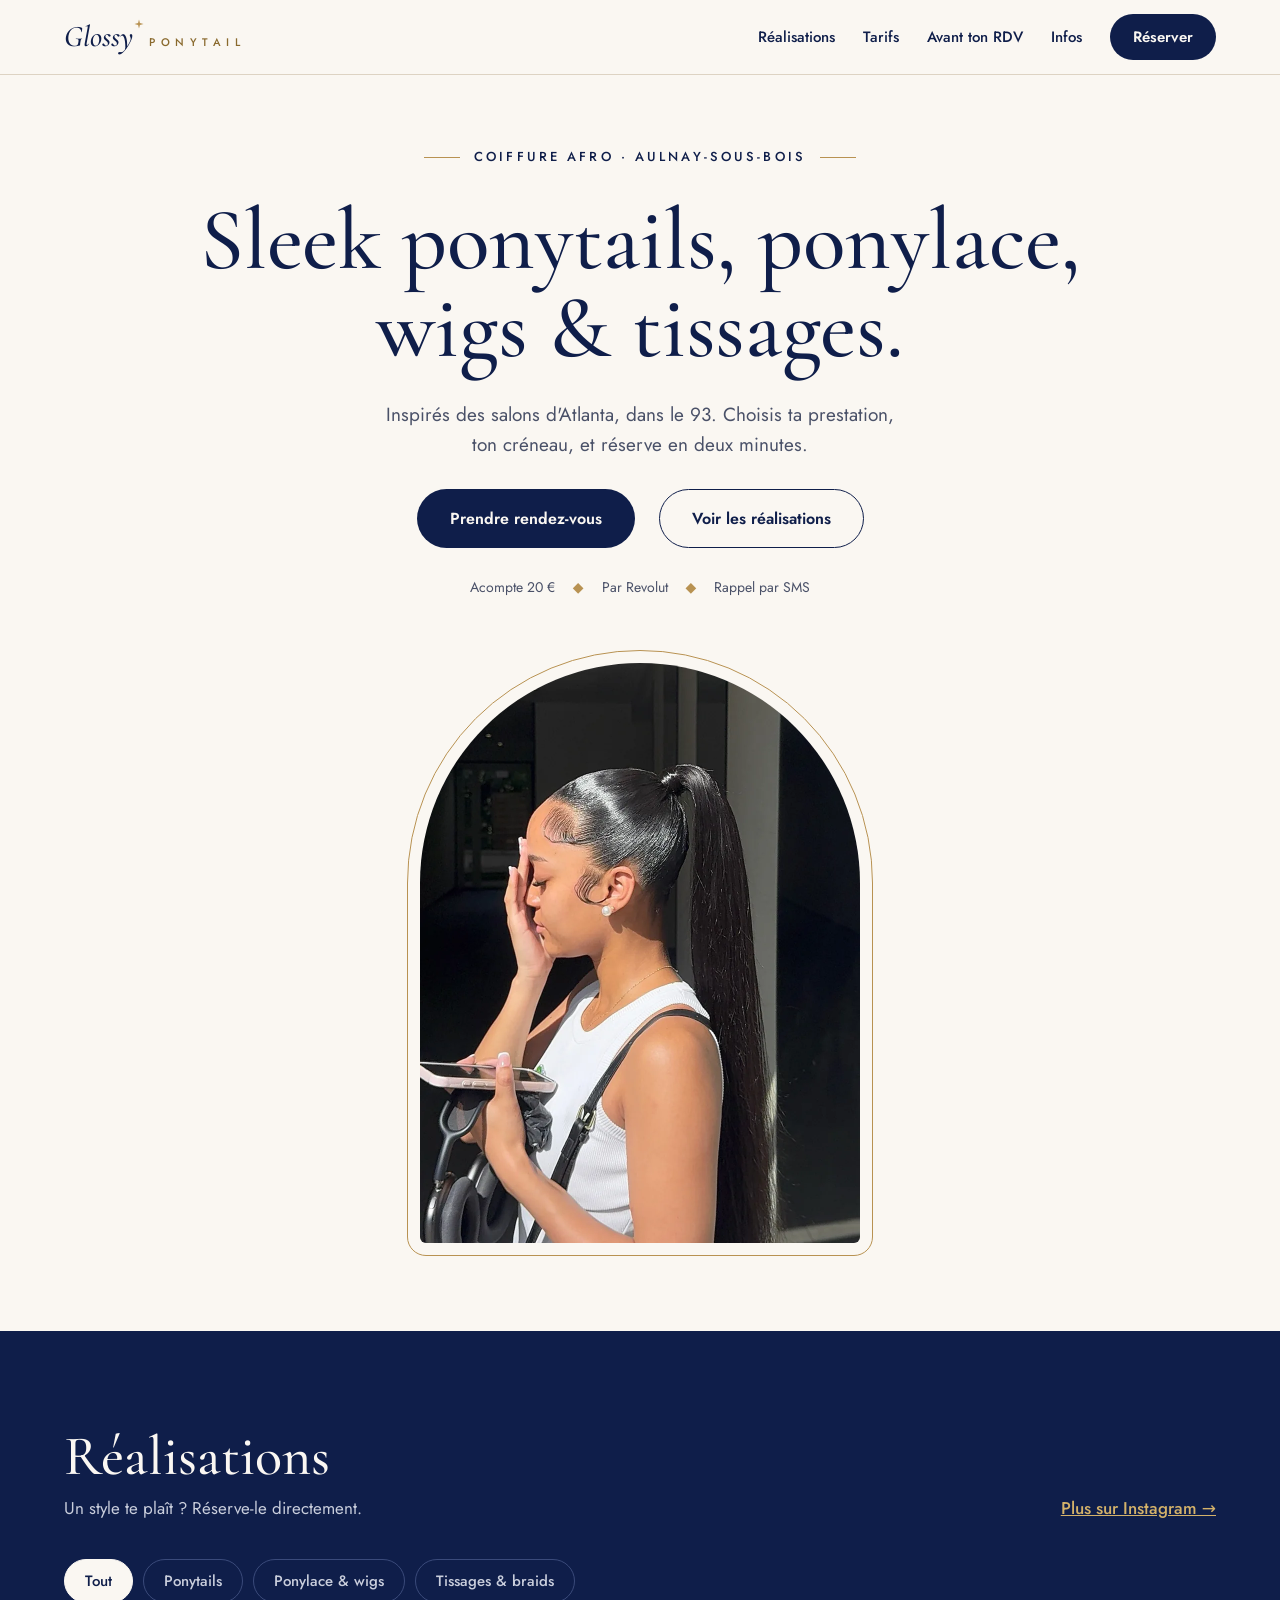
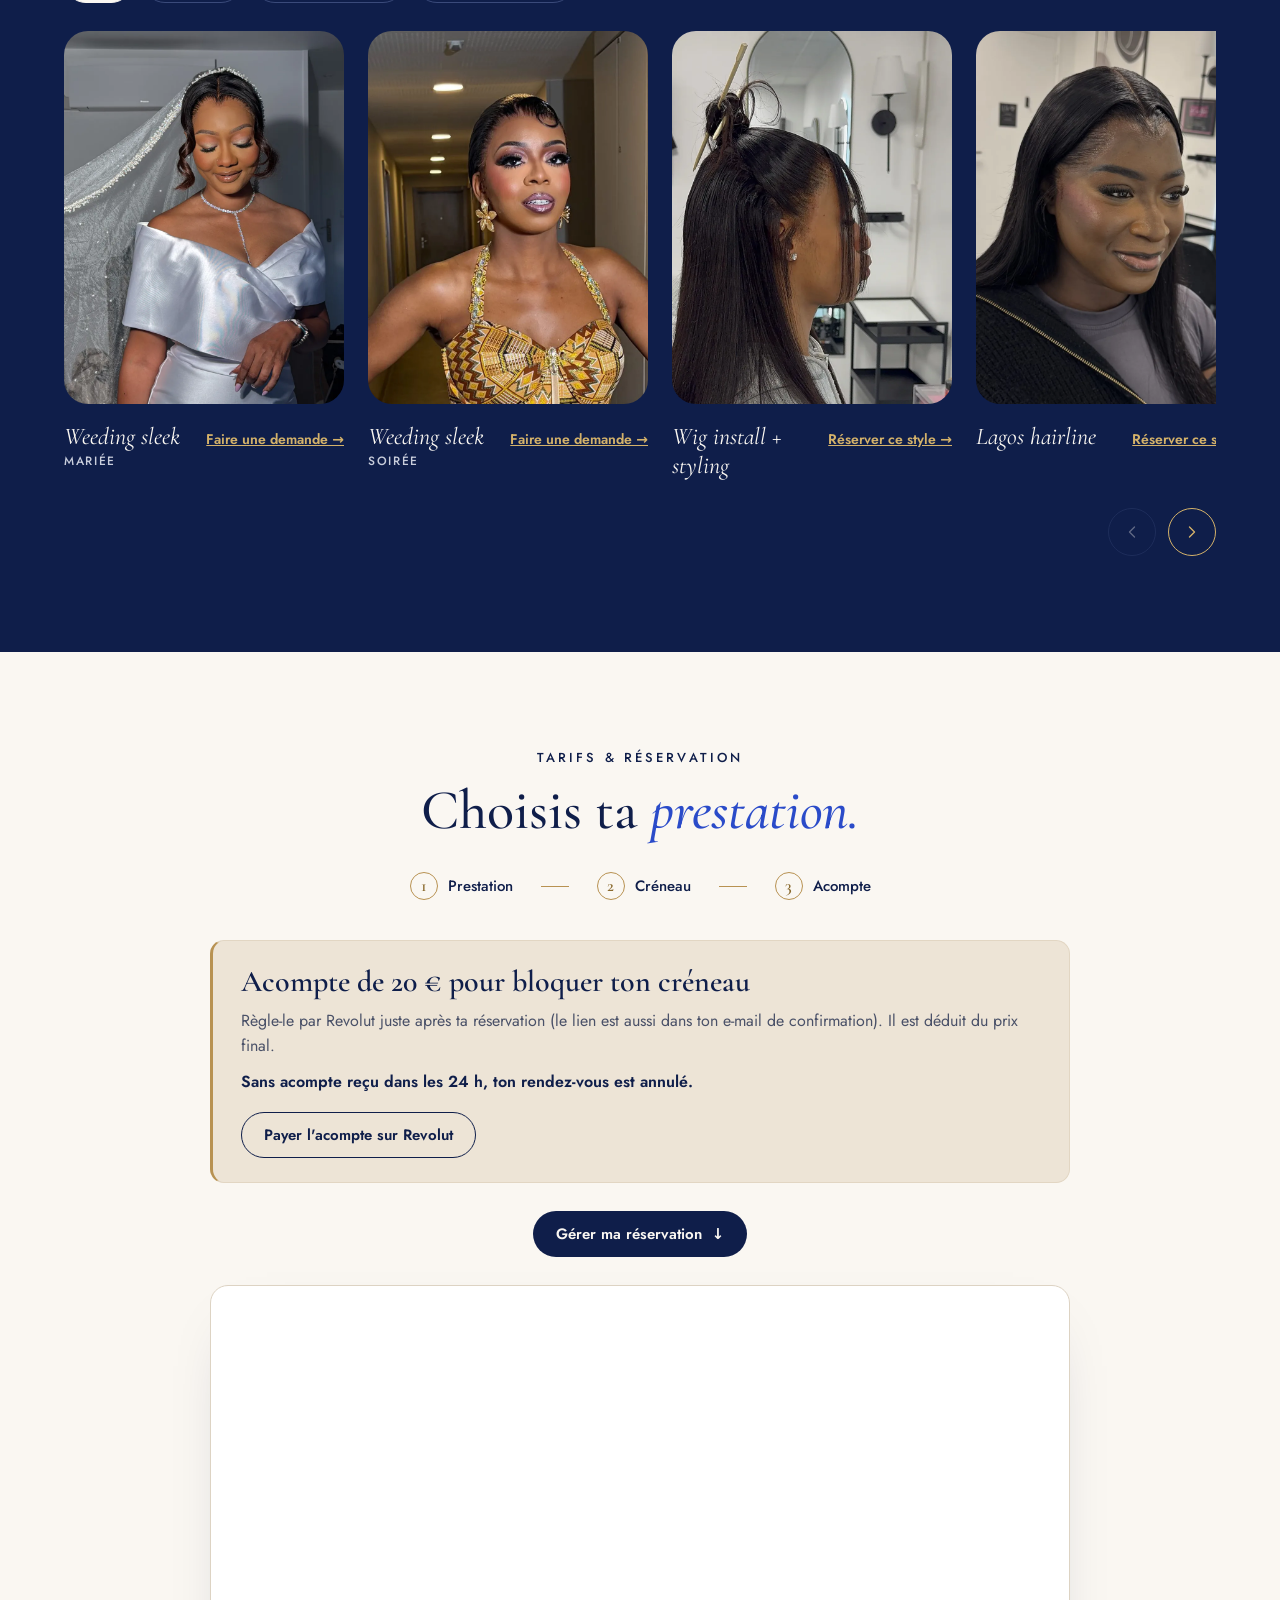
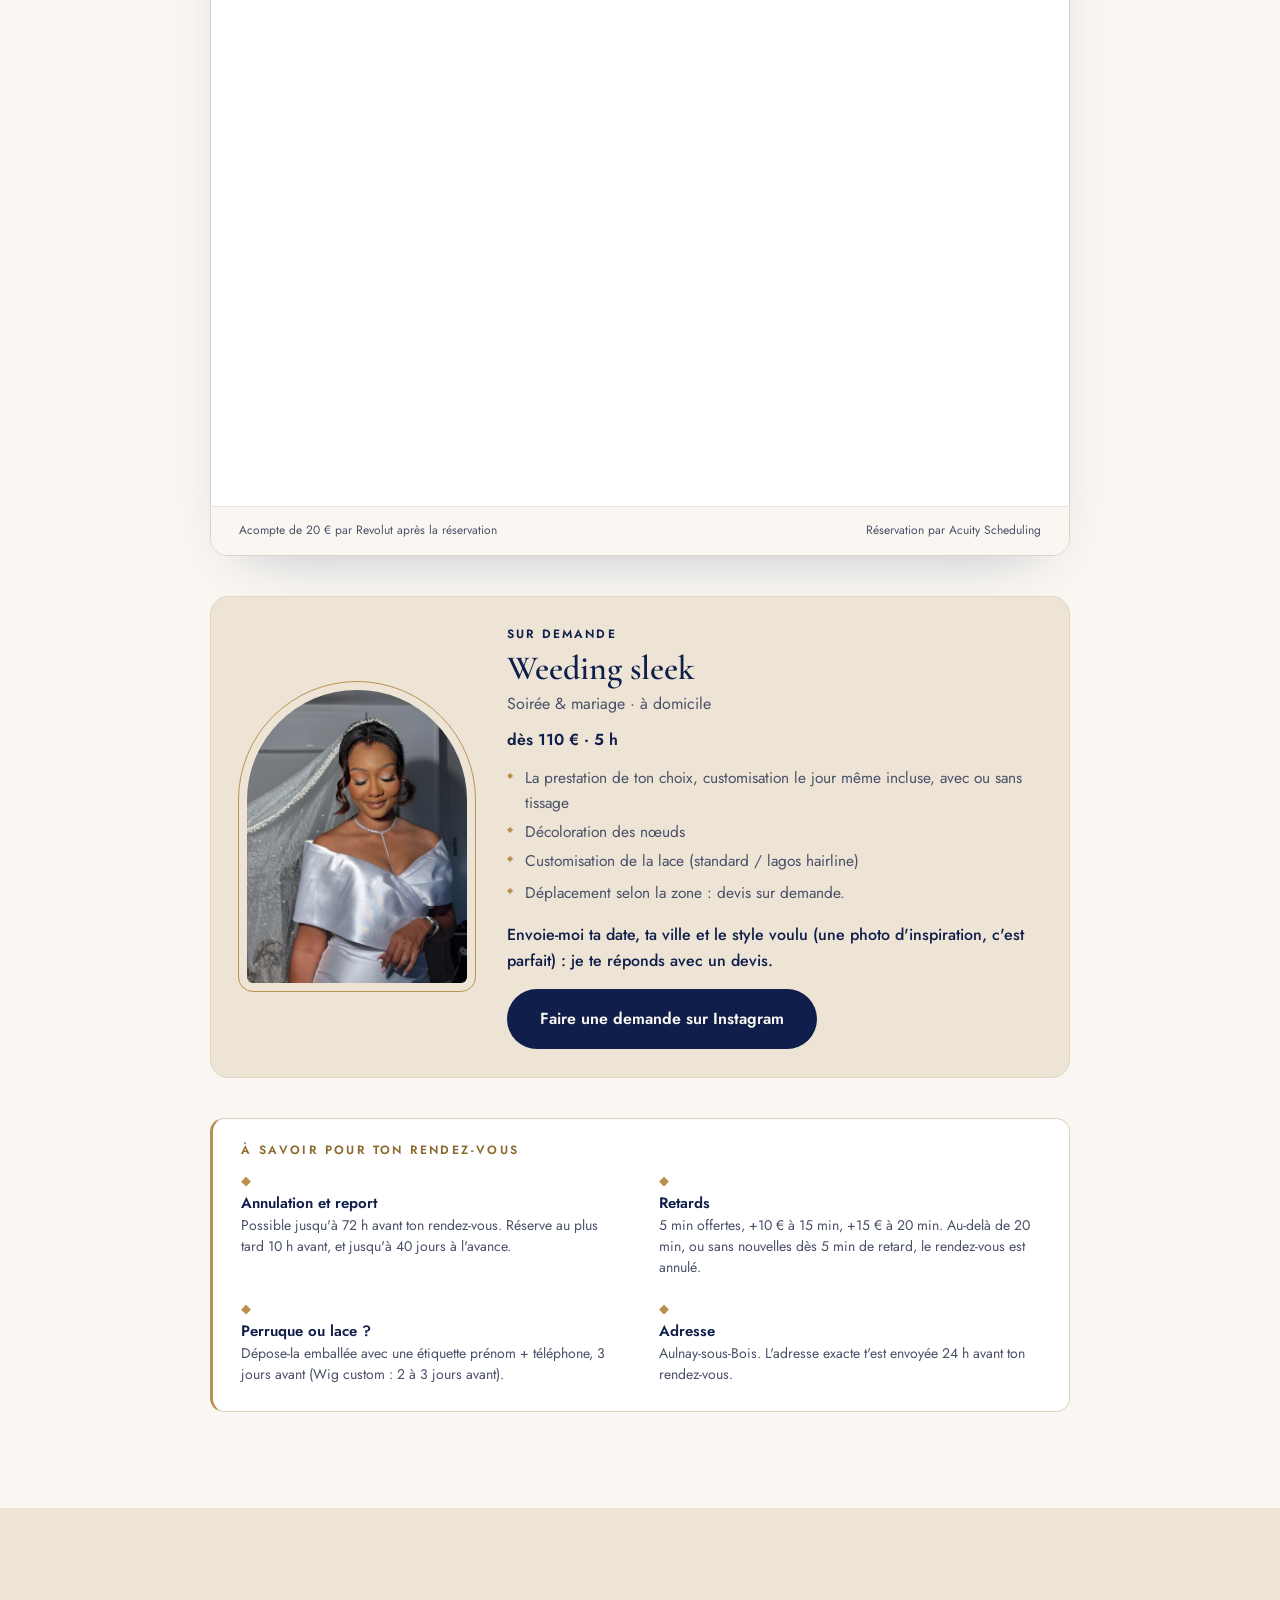
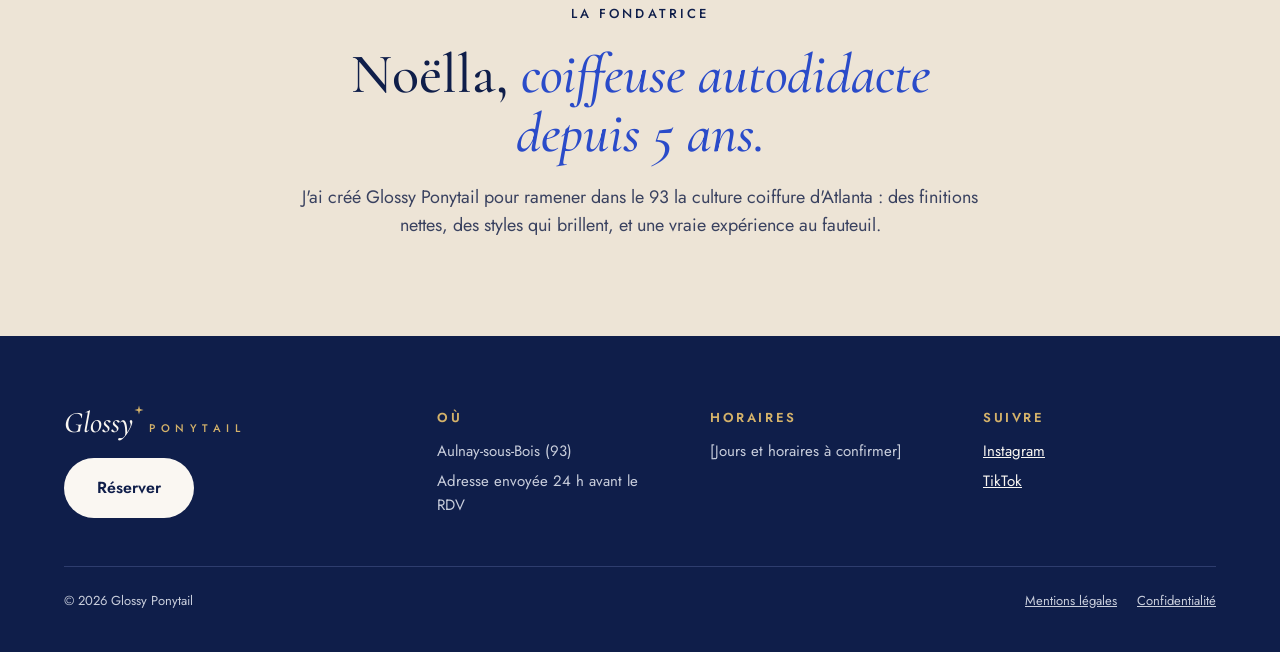
<file: index.html>
<!doctype html>
<html lang="fr">
<head>
  <meta charset="utf-8">
  <meta name="viewport" content="width=device-width, initial-scale=1">
  <title>Glossy Ponytail · Coiffeuse afro à Aulnay-sous-Bois (93) · Sleek ponytail, ponylace, wigs</title>
  <meta name="description" content="Coiffeuse afro à Aulnay-sous-Bois (93) : sleek ponytails, ponylace, pose de perruques et tissages inspirés des salons d'Atlanta. Réserve ta prestation en ligne en deux minutes.">
  <link rel="canonical" href="https://[nom-de-domaine]/">
  <meta name="theme-color" content="#0F1E4A">

  <meta property="og:type" content="website">
  <meta property="og:locale" content="fr_FR">
  <meta property="og:title" content="Glossy Ponytail · Coiffeuse afro à Aulnay-sous-Bois">
  <meta property="og:description" content="Sleek ponytails, ponylace, wigs et tissages inspirés des salons d'Atlanta, dans le 93. Réservation en ligne.">
  <meta property="og:url" content="https://[nom-de-domaine]/">

  <link rel="icon" href="images/favicon.svg" type="image/svg+xml">

  <link rel="preconnect" href="https://fonts.googleapis.com">
  <link rel="preconnect" href="https://fonts.gstatic.com" crossorigin>
  <link rel="stylesheet" href="https://fonts.googleapis.com/css2?family=Cormorant+Garamond:ital,wght@0,500;0,600;1,500&amp;family=Jost:wght@400;500;600&amp;display=swap">
  <link rel="stylesheet" href="css/styles.css">

  <script type="application/ld+json">
  {
    "@context": "https://schema.org",
    "@type": "HairSalon",
    "name": "Glossy Ponytail",
    "description": "Coiffeuse afro spécialisée en sleek ponytail, ponylace, pose de perruques et tissages, inspirés des salons d'Atlanta.",
    "areaServed": "Aulnay-sous-Bois, Seine-Saint-Denis",
    "address": { "@type": "PostalAddress", "addressLocality": "Aulnay-sous-Bois", "postalCode": "93600", "addressCountry": "FR" },
    "priceRange": "40 € – 110 €",
    "sameAs": ["https://www.instagram.com/glossypony_/", "https://www.tiktok.com/@glossy.ponytail"]
  }
  </script>
</head>
<body>
  <a class="skip-link" href="#contenu">Aller au contenu</a>

  <header class="site-header">
    <div class="container header-inner">
      <a class="logo" href="#top" aria-label="Glossy Ponytail, retour en haut de page">
        <span class="logo-glossy">Glossy<svg class="logo-star" viewBox="0 0 24 24" aria-hidden="true"><path d="M12 1 L14.2 9.8 L23 12 L14.2 14.2 L12 23 L9.8 14.2 L1 12 L9.8 9.8 Z"/></svg></span>
        <span class="logo-ponytail">Ponytail</span>
      </a>
      <button class="menu-toggle" type="button" aria-expanded="false" aria-controls="menu" aria-label="Ouvrir le menu">
        <svg viewBox="0 0 24 24" aria-hidden="true"><path d="M4 8h16M4 16h16"/></svg>
      </button>
      <nav id="menu" class="main-nav" aria-label="Navigation principale">
        <a href="#galerie">Réalisations</a>
        <a href="#reserver">Tarifs</a>
        <a href="#savoir">Avant ton RDV</a>
        <a href="#infos">Infos</a>
        <a class="btn btn-dark btn-small" href="#reserver">Réserver</a>
      </nav>
    </div>
  </header>

  <main id="contenu">

    <section id="top" class="hero container">
      <div class="hero-text">
        <p class="eyebrow eyebrow-center"><span class="eyebrow-line" aria-hidden="true"></span>Coiffure afro · Aulnay-sous-Bois<span class="eyebrow-line" aria-hidden="true"></span></p>
        <h1>Sleek ponytails, ponylace, wigs &amp; tissages.</h1>
        <p class="lead">Inspirés des salons d'Atlanta, dans le 93. Choisis ta prestation, ton créneau, et réserve en deux minutes.</p>
        <div class="hero-actions">
          <a class="btn btn-dark" href="#reserver">Prendre rendez-vous</a>
          <a class="btn btn-outline" href="#galerie">Voir les réalisations</a>
        </div>
        <p class="reassurance"><span>Acompte <span data-acompte="montant"></span></span><span class="diamond" aria-hidden="true">◆</span><span>Par Revolut</span><span class="diamond" aria-hidden="true">◆</span><span>Rappel par SMS</span></p>
      </div>
      <div class="hero-visual">
        <div class="arch arch-hero arch-outline">
          <img src="images/hero.webp" alt="Ponylace de profil au soleil : plaquage brillant, baby hair dessinés et queue de cheval très longue" width="880" height="1160" fetchpriority="high">
        </div>
      </div>
    </section>

    <section id="galerie" class="gallery" aria-labelledby="galerie-titre">
      <div class="container">
        <div class="gallery-head">
          <div>
            <h2 id="galerie-titre" class="section-title">Réalisations</h2>
            <p class="gallery-sub">Un style te plaît ? Réserve-le directement.</p>
          </div>
          <a class="gallery-insta" href="https://www.instagram.com/glossypony_/" rel="noopener">Plus sur Instagram →</a>
        </div>
        <div class="gallery-filters" id="gallery-filters" role="group" aria-label="Filtrer les réalisations par catégorie"></div>
        <p class="sr-only" id="gallery-status" aria-live="polite"></p>
        <div class="gallery-track" id="gallery-track" tabindex="0" aria-label="Réalisations, faire défiler horizontalement"></div>
        <div class="gallery-nav">
          <button type="button" class="gallery-btn" data-dir="-1" aria-label="Photos précédentes"><svg viewBox="0 0 24 24" aria-hidden="true"><path d="M15 6l-6 6 6 6"/></svg></button>
          <button type="button" class="gallery-btn gallery-btn-next" data-dir="1" aria-label="Photos suivantes"><svg viewBox="0 0 24 24" aria-hidden="true"><path d="M9 6l6 6-6 6"/></svg></button>
        </div>
      </div>
    </section>

    <section id="reserver" class="booking container" aria-labelledby="reserver-titre">
      <div class="section-head center">
        <p class="eyebrow eyebrow-center">Tarifs &amp; réservation</p>
        <h2 id="reserver-titre" class="section-title">Choisis ta <em>prestation.</em></h2>
      </div>
      <ol class="stepper" aria-label="Les trois étapes de la réservation">
        <li><span class="stepper-num" aria-hidden="true">1</span>Prestation</li>
        <li><span class="stepper-num" aria-hidden="true">2</span>Créneau</li>
        <li><span class="stepper-num" aria-hidden="true">3</span>Acompte</li>
      </ol>
      <a class="btn btn-dark btn-small manage-cta" href="#module-reservation">Gérer ma réservation <span class="manage-arrow" aria-hidden="true">↓</span></a>
      <div class="booking-card" id="module-reservation">
        <!-- Rempli par js/main.js : module Acuity si configuré, sinon liste des prestations -->
        <div id="booking-zone" aria-live="polite">
          <p class="booking-loading">Chargement des prestations…</p>
        </div>
        <noscript>
          <p class="booking-noscript">Active JavaScript pour voir les prestations, ou réserve sur <a href="https://www.iarabeauty.com/pro/glossypony_">ma page de réservation</a>.</p>
        </noscript>
        <div class="booking-footer"><span>Acompte de <span data-acompte="montant"></span> par Revolut après la réservation</span><span id="booking-provider">Réservation en ligne</span></div>
      </div>
      <aside id="savoir" class="know" aria-labelledby="savoir-titre">
        <h3 id="savoir-titre" class="know-title">À savoir pour ton rendez-vous</h3>
        <ul class="know-list">
          <li><span class="know-diamond" aria-hidden="true">◆</span><div><strong>Annulation et report</strong><span>Possible jusqu'à 72 h avant ton rendez-vous. Réserve au plus tard 10 h avant, et jusqu'à 40 jours à l'avance.</span></div></li>
          <li><span class="know-diamond" aria-hidden="true">◆</span><div><strong>Retards</strong><span>5 min offertes, +10 € à 15 min, +15 € à 20 min. Au-delà de 20 min, ou sans nouvelles dès 5 min de retard, le rendez-vous est annulé.</span></div></li>
          <li><span class="know-diamond" aria-hidden="true">◆</span><div><strong>Perruque ou lace ?</strong><span>Dépose-la emballée avec une étiquette prénom + téléphone, 3 jours avant (Wig custom : 2 à 3 jours avant).</span></div></li>
          <li><span class="know-diamond" aria-hidden="true">◆</span><div><strong>Adresse</strong><span>Aulnay-sous-Bois. L'adresse exacte t'est envoyée 24 h avant ton rendez-vous.</span></div></li>
        </ul>
      </aside>
    </section>

    <section id="noella" class="about" aria-labelledby="noella-titre">
      <div class="container about-inner">
        <p class="eyebrow eyebrow-center">La fondatrice</p>
        <h2 id="noella-titre" class="section-title">Noëlla, <em>coiffeuse autodidacte depuis 5 ans.</em></h2>
        <p class="about-text">J'ai créé Glossy Ponytail pour ramener dans le 93 la culture coiffure d'Atlanta : des finitions nettes, des styles qui brillent, et une vraie expérience au fauteuil.</p>
      </div>
    </section>

  </main>

  <footer id="infos" class="site-footer">
    <div class="container">
      <div class="footer-cols">
        <div class="footer-brand">
          <a class="logo logo-light" href="#top" aria-label="Glossy Ponytail, retour en haut de page">
            <span class="logo-glossy">Glossy<svg class="logo-star" viewBox="0 0 24 24" aria-hidden="true"><path d="M12 1 L14.2 9.8 L23 12 L14.2 14.2 L12 23 L9.8 14.2 L1 12 L9.8 9.8 Z"/></svg></span>
            <span class="logo-ponytail">Ponytail</span>
          </a>
          <a class="btn btn-light" href="#reserver">Réserver</a>
        </div>
        <div class="footer-col">
          <h2>Où</h2>
          <p>Aulnay-sous-Bois (93)</p>
          <p>Adresse envoyée 24 h avant le RDV</p>
        </div>
        <div class="footer-col">
          <h2>Horaires</h2>
          <p>[Jours et horaires à confirmer]</p>
        </div>
        <div class="footer-col">
          <h2>Suivre</h2>
          <a href="https://www.instagram.com/glossypony_/" rel="noopener">Instagram</a>
          <a href="https://www.tiktok.com/@glossy.ponytail" rel="noopener">TikTok</a>
        </div>
      </div>
      <div class="footer-bottom">
        <span>© <span id="year">2026</span> Glossy Ponytail</span>
        <span class="footer-links">
          <a href="mentions-legales.html">Mentions légales</a>
          <a href="confidentialite.html">Confidentialité</a>
        </span>
      </div>
    </div>
  </footer>

  <script src="js/main.js" defer></script>
</body>
</html>
</file>
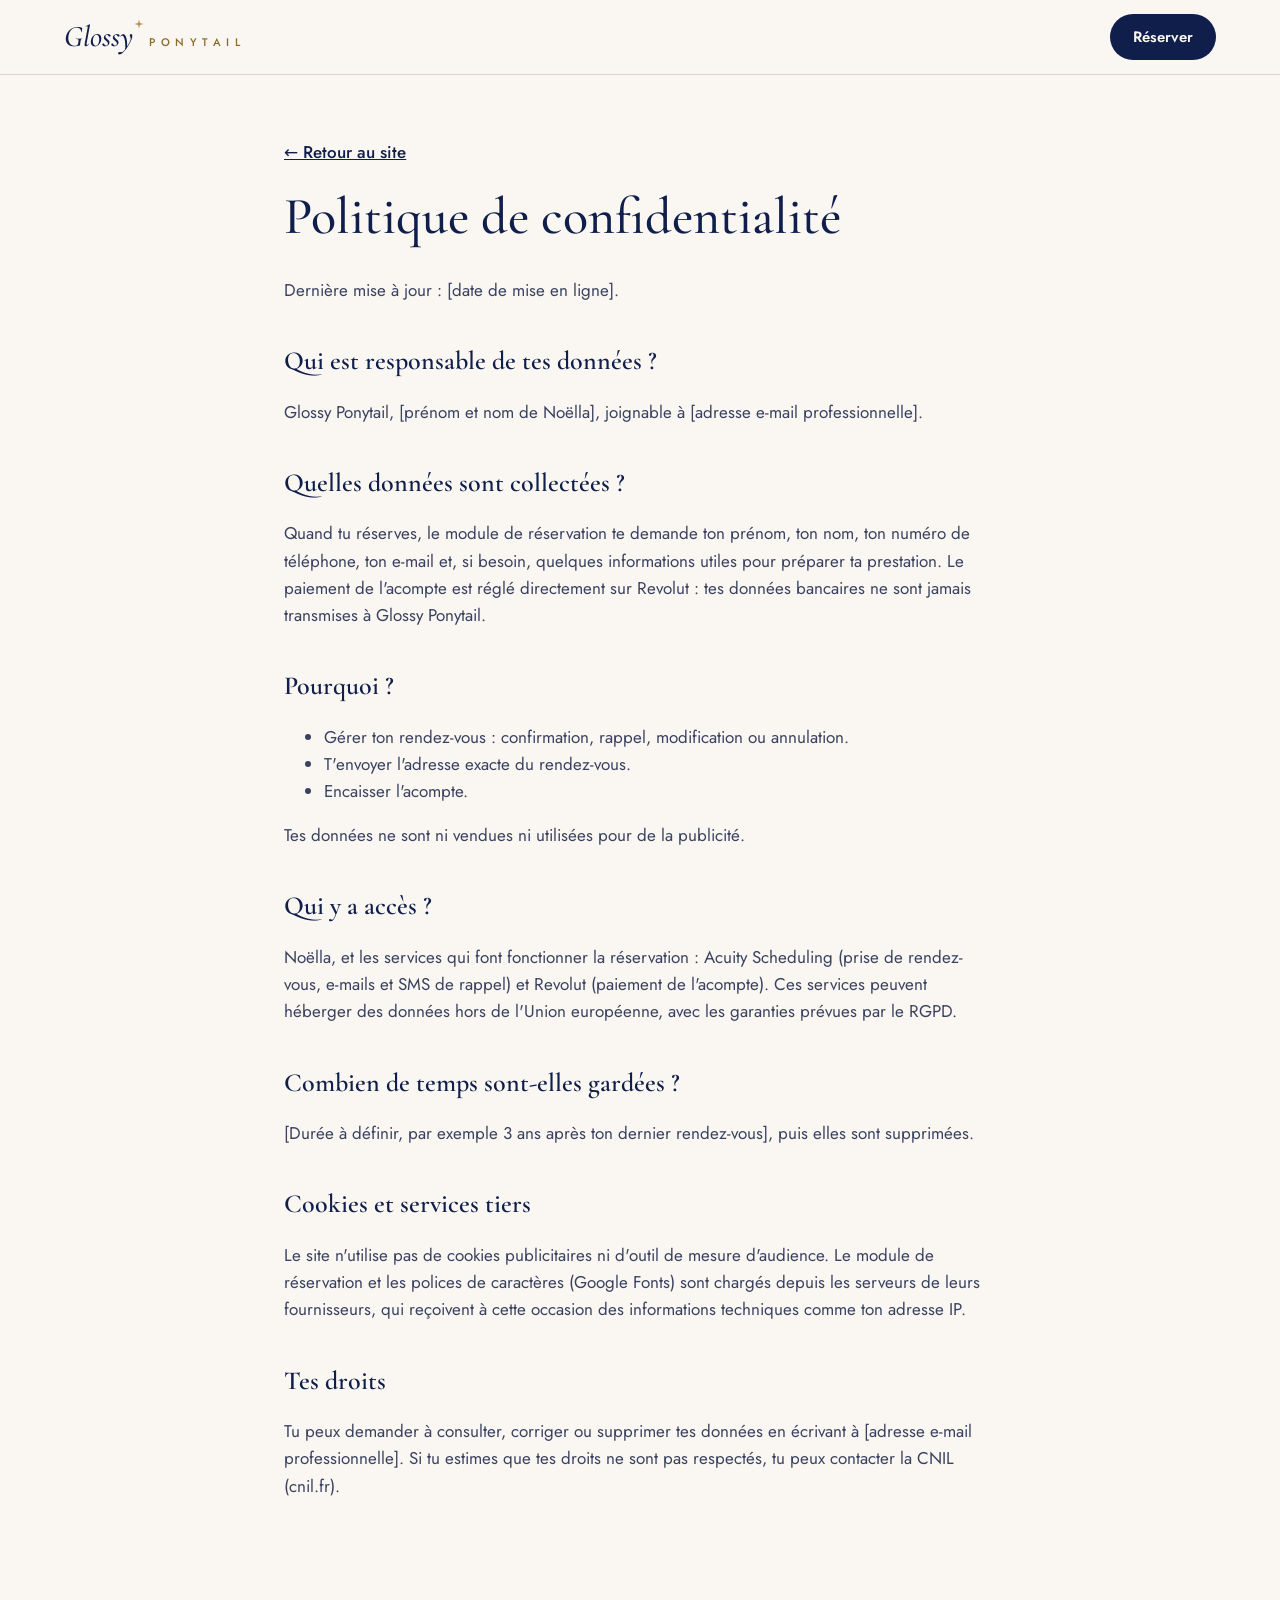
<file: confidentialite.html>
<!doctype html>
<html lang="fr">
<head>
  <meta charset="utf-8">
  <meta name="viewport" content="width=device-width, initial-scale=1">
  <title>Politique de confidentialité · Glossy Ponytail</title>
  <meta name="robots" content="noindex">
  <link rel="icon" href="images/favicon.svg" type="image/svg+xml">
  <link rel="preconnect" href="https://fonts.googleapis.com">
  <link rel="preconnect" href="https://fonts.gstatic.com" crossorigin>
  <link rel="stylesheet" href="https://fonts.googleapis.com/css2?family=Cormorant+Garamond:ital,wght@0,500;0,600;1,500&amp;family=Jost:wght@400;500;600&amp;display=swap">
  <link rel="stylesheet" href="css/styles.css">
</head>
<body>
  <header class="site-header">
    <div class="container header-inner">
      <a class="logo" href="index.html" aria-label="Glossy Ponytail, accueil">
        <span class="logo-glossy">Glossy<svg class="logo-star" viewBox="0 0 24 24" aria-hidden="true"><path d="M12 1 L14.2 9.8 L23 12 L14.2 14.2 L12 23 L9.8 14.2 L1 12 L9.8 9.8 Z"/></svg></span>
        <span class="logo-ponytail">Ponytail</span>
      </a>
      <a class="btn btn-dark btn-small" href="index.html#reserver">Réserver</a>
    </div>
  </header>

  <main class="container legal">
    <a class="legal-back" href="index.html">← Retour au site</a>
    <h1>Politique de confidentialité</h1>

    <p>Dernière mise à jour : [date de mise en ligne].</p>

    <h2>Qui est responsable de tes données ?</h2>
    <p>Glossy Ponytail, [prénom et nom de Noëlla], joignable à [adresse e-mail professionnelle].</p>

    <h2>Quelles données sont collectées ?</h2>
    <p>Quand tu réserves, le module de réservation te demande ton prénom, ton nom, ton numéro de téléphone, ton e-mail et, si besoin, quelques informations utiles pour préparer ta prestation. Le paiement de l'acompte est réglé directement sur Revolut : tes données bancaires ne sont jamais transmises à Glossy Ponytail.</p>

    <h2>Pourquoi ?</h2>
    <ul>
      <li>Gérer ton rendez-vous : confirmation, rappel, modification ou annulation.</li>
      <li>T'envoyer l'adresse exacte du rendez-vous.</li>
      <li>Encaisser l'acompte.</li>
    </ul>
    <p>Tes données ne sont ni vendues ni utilisées pour de la publicité.</p>

    <h2>Qui y a accès ?</h2>
    <p>Noëlla, et les services qui font fonctionner la réservation : Acuity Scheduling (prise de rendez-vous, e-mails et SMS de rappel) et Revolut (paiement de l'acompte). Ces services peuvent héberger des données hors de l'Union européenne, avec les garanties prévues par le RGPD.</p>

    <h2>Combien de temps sont-elles gardées ?</h2>
    <p>[Durée à définir, par exemple 3 ans après ton dernier rendez-vous], puis elles sont supprimées.</p>

    <h2>Cookies et services tiers</h2>
    <p>Le site n'utilise pas de cookies publicitaires ni d'outil de mesure d'audience. Le module de réservation et les polices de caractères (Google Fonts) sont chargés depuis les serveurs de leurs fournisseurs, qui reçoivent à cette occasion des informations techniques comme ton adresse IP.</p>

    <h2>Tes droits</h2>
    <p>Tu peux demander à consulter, corriger ou supprimer tes données en écrivant à [adresse e-mail professionnelle]. Si tu estimes que tes droits ne sont pas respectés, tu peux contacter la CNIL (cnil.fr).</p>
  </main>
</body>
</html>
</file>
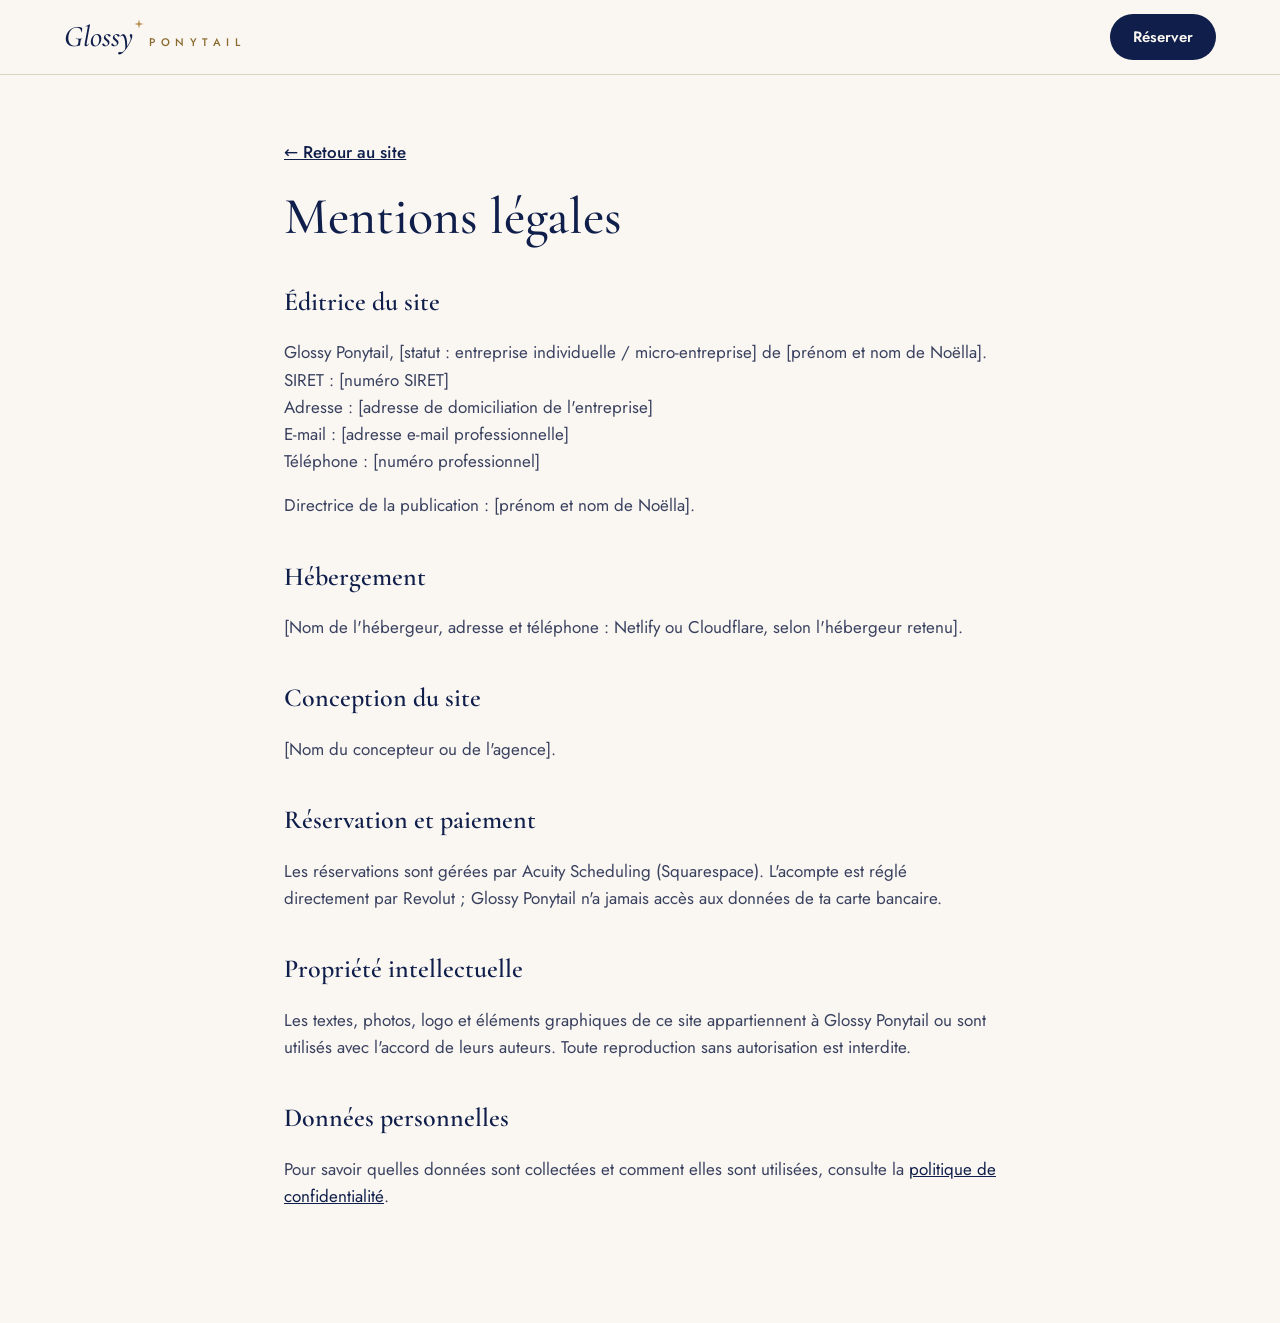
<file: mentions-legales.html>
<!doctype html>
<html lang="fr">
<head>
  <meta charset="utf-8">
  <meta name="viewport" content="width=device-width, initial-scale=1">
  <title>Mentions légales · Glossy Ponytail</title>
  <meta name="robots" content="noindex">
  <link rel="icon" href="images/favicon.svg" type="image/svg+xml">
  <link rel="preconnect" href="https://fonts.googleapis.com">
  <link rel="preconnect" href="https://fonts.gstatic.com" crossorigin>
  <link rel="stylesheet" href="https://fonts.googleapis.com/css2?family=Cormorant+Garamond:ital,wght@0,500;0,600;1,500&amp;family=Jost:wght@400;500;600&amp;display=swap">
  <link rel="stylesheet" href="css/styles.css">
</head>
<body>
  <header class="site-header">
    <div class="container header-inner">
      <a class="logo" href="index.html" aria-label="Glossy Ponytail, accueil">
        <span class="logo-glossy">Glossy<svg class="logo-star" viewBox="0 0 24 24" aria-hidden="true"><path d="M12 1 L14.2 9.8 L23 12 L14.2 14.2 L12 23 L9.8 14.2 L1 12 L9.8 9.8 Z"/></svg></span>
        <span class="logo-ponytail">Ponytail</span>
      </a>
      <a class="btn btn-dark btn-small" href="index.html#reserver">Réserver</a>
    </div>
  </header>

  <main class="container legal">
    <a class="legal-back" href="index.html">← Retour au site</a>
    <h1>Mentions légales</h1>

    <h2>Éditrice du site</h2>
    <p>Glossy Ponytail, [statut : entreprise individuelle / micro-entreprise] de [prénom et nom de Noëlla].<br>
    SIRET : [numéro SIRET]<br>
    Adresse : [adresse de domiciliation de l'entreprise]<br>
    E-mail : [adresse e-mail professionnelle]<br>
    Téléphone : [numéro professionnel]</p>
    <p>Directrice de la publication : [prénom et nom de Noëlla].</p>

    <h2>Hébergement</h2>
    <p>[Nom de l'hébergeur, adresse et téléphone : Netlify ou Cloudflare, selon l'hébergeur retenu].</p>

    <h2>Conception du site</h2>
    <p>[Nom du concepteur ou de l'agence].</p>

    <h2>Réservation et paiement</h2>
    <p>Les réservations sont gérées par Acuity Scheduling (Squarespace). L'acompte est réglé directement par Revolut ; Glossy Ponytail n'a jamais accès aux données de ta carte bancaire.</p>

    <h2>Propriété intellectuelle</h2>
    <p>Les textes, photos, logo et éléments graphiques de ce site appartiennent à Glossy Ponytail ou sont utilisés avec l'accord de leurs auteurs. Toute reproduction sans autorisation est interdite.</p>

    <h2>Données personnelles</h2>
    <p>Pour savoir quelles données sont collectées et comment elles sont utilisées, consulte la <a href="confidentialite.html">politique de confidentialité</a>.</p>
  </main>
</body>
</html>
</file>
<file: css/styles.css>
/* ==========================================================
   Glossy Ponytail — feuille de style
   DA : ivoire & bleu nuit, doré en détails. Titres Cormorant Garamond, texte Jost.
   ========================================================== */

:root {
  --ivoire: #FAF7F2;
  --sable: #EDE4D6;
  --sable-fonce: #E2D6C3;
  --nuit: #0F1E4A;
  --nuit-2: #1A2B5E;
  --nuit-ligne: #3A4A7A;
  --roi: #2A4BC9;
  --dore: #B89252;          /* filets et détails sur fond clair */
  --dore-clair: #D4B26A;    /* détails et liens sur fond sombre */
  --dore-fonce: #8A6A2E;    /* petit texte doré sur fond clair */
  --texte: #0F1E4A;
  --texte-doux: #4A5168;
  --texte-sur-nuit: #C9CEDC;
  --ligne: #DDD3C3;
  --ligne-douce: #ECE5D9;
  --blanc: #FFFFFF;
  --citrouille: #B9531A;        /* orange sur fond clair (contraste AA) */
  --citrouille-clair: #F08A3C;  /* orange sur fond bleu nuit */

  --serif: 'Cormorant Garamond', Georgia, serif;
  --sans: 'Jost', system-ui, sans-serif;

  --container: 1200px;
  --gutter: 24px;
  --radius: 18px;
}

*, *::before, *::after { box-sizing: border-box; }

html { scroll-behavior: smooth; }
@media (prefers-reduced-motion: reduce) { html { scroll-behavior: auto; } }

body {
  margin: 0;
  background: var(--ivoire);
  color: var(--texte);
  font-family: var(--sans);
  font-size: 17px;
  line-height: 1.6;
  -webkit-font-smoothing: antialiased;
}

img { max-width: 100%; display: block; }
a { color: var(--nuit); }
a:hover { color: var(--roi); }
:focus-visible { outline: 2px solid var(--roi); outline-offset: 3px; }

section[id], .know, .booking-card { scroll-margin-top: 92px; }
.booking .section-head { scroll-margin-top: 100px; }
.sr-only { position: absolute; width: 1px; height: 1px; margin: -1px; padding: 0; overflow: hidden; clip: rect(0, 0, 0, 0); white-space: nowrap; border: 0; }

.container { max-width: var(--container); margin: 0 auto; padding-left: var(--gutter); padding-right: var(--gutter); }

.skip-link {
  position: absolute; left: -9999px; top: 8px;
  background: var(--nuit); color: var(--ivoire); padding: 10px 16px; border-radius: 8px; z-index: 100;
}
.skip-link:focus { left: 8px; }

/* ---------- Typo ---------- */
h1, h2, h3 { margin: 0; }
.section-title {
  font-family: var(--serif);
  font-weight: 500;
  font-size: clamp(38px, 5vw, 56px);
  line-height: 1.05;
}
.section-title em, h1 em { font-style: italic; color: var(--roi); }
.center { text-align: center; }

.eyebrow {
  margin: 0;
  display: flex; align-items: center; gap: 14px;
  font-size: 13px; font-weight: 500; letter-spacing: 0.24em; text-transform: uppercase;
}
.eyebrow-center { justify-content: center; }
.eyebrow-line { display: inline-block; width: 36px; height: 1px; background: var(--dore); }

/* ---------- Boutons ---------- */
.btn {
  display: inline-flex; align-items: center; justify-content: center;
  min-height: 48px; padding: 16px 32px;
  border-radius: 999px; border: 1px solid transparent;
  font-family: var(--sans); font-weight: 600; font-size: 16px; text-decoration: none;
  cursor: pointer; transition: background-color .2s, color .2s, border-color .2s;
}
.btn-dark { background: var(--nuit); color: var(--ivoire); }
.btn-dark:hover { background: var(--roi); color: var(--ivoire); }
.btn-light { background: var(--ivoire); color: var(--nuit); }
.btn-light:hover { background: var(--dore-clair); color: var(--nuit); }
.btn-outline { background: transparent; color: var(--nuit); border-color: var(--nuit); }
.btn-outline:hover { background: var(--nuit); color: var(--ivoire); }
.btn-small { min-height: 44px; padding: 10px 22px; font-size: 15px; }
.text-link { font-weight: 500; text-underline-offset: 6px; }

/* ---------- Logo ---------- */
.logo { display: inline-flex; align-items: baseline; gap: 8px; text-decoration: none; color: var(--nuit); }
.logo:hover { color: var(--nuit); }
.logo-glossy {
  position: relative;
  font-family: var(--serif); font-style: italic; font-weight: 500;
  font-size: 30px; line-height: 1;
}
.logo-star { position: absolute; top: -3px; right: -11px; width: 10px; height: 10px; fill: var(--dore); }
.logo-ponytail {
  margin-left: 8px;
  font-size: 11px; font-weight: 500; letter-spacing: 0.5em; text-transform: uppercase; color: var(--dore-fonce);
}
.logo-light, .logo-light:hover { color: var(--ivoire); }
.logo-light .logo-star { fill: var(--dore-clair); }
.logo-light .logo-ponytail { color: var(--dore-clair); }

/* ---------- En-tête ---------- */
.site-header {
  position: sticky; top: 0; z-index: 50;
  background: rgba(250, 247, 242, 0.94);
  backdrop-filter: blur(8px);
  border-bottom: 1px solid var(--ligne);
}
.header-inner { display: flex; align-items: center; justify-content: space-between; gap: 16px; padding-top: 14px; padding-bottom: 14px; }
.main-nav { display: flex; align-items: center; gap: 28px; font-size: 15px; font-weight: 500; }
.main-nav a:not(.btn) { text-decoration: none; }
.menu-toggle {
  display: none;
  width: 44px; height: 44px; border: none; background: none; cursor: pointer;
  align-items: center; justify-content: center;
}
.menu-toggle svg { width: 24px; height: 24px; fill: none; stroke: var(--nuit); stroke-width: 1.6; stroke-linecap: round; }

/* ---------- Hero ---------- */
.hero {
  display: flex; flex-direction: column; align-items: center; text-align: center; gap: 64px;
  padding-top: 72px; padding-bottom: 88px;
}
.hero-text { display: flex; flex-direction: column; align-items: center; gap: 28px; max-width: 980px; }
.hero h1 {
  font-family: var(--serif); font-weight: 500;
  font-size: clamp(44px, 7vw, 88px); line-height: 1;
}
.lead { margin: 0; font-size: 19px; color: var(--texte-doux); max-width: 520px; }
.hero-actions { display: flex; flex-wrap: wrap; justify-content: center; align-items: center; gap: 24px; }
.reassurance { margin: 0; display: flex; flex-wrap: wrap; justify-content: center; gap: 10px 18px; font-size: 14px; color: var(--texte-doux); }
.diamond { color: var(--dore); }
.hero-visual { display: flex; justify-content: center; }
.hero-text > * { animation: fadeUp .7s ease both; }
.hero-text > :nth-child(2) { animation-delay: .08s; }
.hero-text > :nth-child(3) { animation-delay: .16s; }
.hero-text > :nth-child(4) { animation-delay: .24s; }
.hero-text > :nth-child(5) { animation-delay: .32s; }
.hero-visual { animation: fadeUp .9s ease .2s both; }
@keyframes fadeUp { from { opacity: 0; transform: translateY(14px); } to { opacity: 1; transform: none; } }

/* ---------- Photos en arche ---------- */
.arch { border-radius: 999px 999px 6px 6px; overflow: hidden; background: var(--sable); }
.arch img { width: 100%; height: 100%; object-fit: cover; }.arch-hero { width: 100%; max-width: 440px; aspect-ratio: 440 / 580; border-radius: 220px 220px 6px 6px; }
.arch-outline { outline: 1px solid var(--dore); outline-offset: 12px; }
.placeholder {
  display: flex; align-items: center; justify-content: center; text-align: center;
  padding: 32px; color: #6B6F7E; font-size: 15px;
}

/* ---------- Étapes de réservation (ligne compacte) ---------- */
.stepper {
  list-style: none; margin: -8px 0 0; padding: 0;
  display: flex; flex-wrap: wrap; justify-content: center; align-items: center; gap: 10px 28px;
  font-size: 15px; font-weight: 500;
}
.stepper li { display: inline-flex; align-items: center; gap: 10px; }
.stepper li + li::before { content: ''; width: 28px; height: 1px; background: var(--dore); margin-right: 18px; }
.manage-cta { gap: 10px; margin: -12px 0; }
.manage-arrow { display: inline-block; animation: manageNudge 1.6s ease-in-out infinite; }
@keyframes manageNudge { 0%, 100% { transform: translateY(-1px); opacity: 1; } 50% { transform: translateY(4px); opacity: .4; } }
.stepper-num {
  display: inline-flex; align-items: center; justify-content: center;
  width: 28px; height: 28px; border-radius: 50%; border: 1px solid var(--dore);
  font-family: var(--serif); font-size: 17px; font-weight: 600; color: var(--dore-fonce);
}

/* ---------- Réservation ---------- */
.booking { padding-top: 96px; padding-bottom: 96px; display: flex; flex-direction: column; align-items: center; gap: 40px; }
.section-head { display: flex; flex-direction: column; gap: 12px; }
.booking-card {
  width: 100%; max-width: 860px;
  background: var(--blanc); border: 1px solid var(--ligne); border-radius: var(--radius); overflow: hidden;
  box-shadow: 0 24px 60px -36px rgba(15, 30, 74, 0.35);
}
.booking-loading, .booking-noscript { margin: 0; padding: 32px 28px; color: var(--texte-doux); }
#booking-zone { position: relative; }
#booking-zone.is-loading::after {
  content: 'Chargement de la réservation…';
  position: absolute; inset: 0; z-index: 1;
  display: flex; justify-content: center; padding-top: 140px;
  background: var(--blanc); color: var(--texte-doux);
  animation: softPulse 1.4s ease-in-out infinite;
}
@keyframes softPulse { 0%, 100% { opacity: 1; } 50% { opacity: .55; } }
.booking-card.is-pulsing { animation: bookingPulse 1.4s ease-out; }
@keyframes bookingPulse {
  0% { box-shadow: 0 0 0 0 rgba(42, 75, 201, .35), 0 24px 60px -36px rgba(15, 30, 74, .35); }
  100% { box-shadow: 0 0 0 18px rgba(42, 75, 201, 0), 0 24px 60px -36px rgba(15, 30, 74, .35); }
}
.booking-iframe { display: block; width: 100%; min-height: 820px; border: 0; }
.booking-back {
  display: block; width: 100%; padding: 16px 24px; text-align: left;
  background: var(--blanc); border: 0; border-bottom: 1px solid var(--ligne-douce);
  font-family: var(--sans); font-size: 15px; font-weight: 600; color: var(--nuit); cursor: pointer;
}
.booking-back:hover { color: var(--roi); }
.booking-list { padding: 8px 28px 20px; }
.booking-list-head {
  display: flex; justify-content: space-between; align-items: center; flex-wrap: wrap; gap: 12px;
  margin: 0 -28px; padding: 18px 28px; border-bottom: 1px solid var(--ligne-douce); font-size: 14px;
}
.booking-list-head strong { font-weight: 600; }
.booking-cat { padding-top: 20px; }
.booking-cat h3 { margin: 0 0 4px; font-size: 12px; font-weight: 600; letter-spacing: 0.2em; text-transform: uppercase; color: var(--dore-fonce); }
.booking-row {
  display: flex; flex-wrap: wrap; align-items: center; justify-content: space-between; gap: 10px 20px;
  padding: 16px 0; border-bottom: 1px solid var(--ligne-douce);
}
.booking-row:last-child { border-bottom: none; }
.booking-row.is-highlighted { animation: highlight 1.8s ease-out; }
@keyframes highlight {
  0%, 30% { background: var(--sable); box-shadow: 0 0 0 12px var(--sable); }
  100% { background: transparent; box-shadow: 0 0 0 12px transparent; }
}
@media (prefers-reduced-motion: reduce) { .booking-row.is-highlighted { animation: none; background: var(--sable); } }
.booking-row-info { display: flex; flex-direction: column; }
.booking-row-name { font-weight: 500; font-size: 17px; }
.booking-row-meta { font-size: 14px; color: var(--texte-doux); }
.booking-row .btn { min-height: 44px; padding: 10px 22px; font-size: 14px; }
.booking-footer {
  display: flex; justify-content: space-between; flex-wrap: wrap; gap: 8px;
  padding: 14px 28px; background: var(--ivoire); border-top: 1px solid var(--ligne-douce);
  font-size: 12px; color: var(--texte-doux);
}

/* ---------- À savoir avant de réserver ---------- */
.know {
  width: 100%; max-width: 860px;
  background: var(--blanc); border: 1px solid var(--ligne); border-left: 3px solid var(--dore); border-radius: 14px;
  padding: 22px 28px 26px;
}
.know-title { margin: 0 0 14px; font-family: var(--sans); font-size: 12px; font-weight: 600; letter-spacing: 0.2em; text-transform: uppercase; color: var(--dore-fonce); }
.know-list { list-style: none; margin: 0; padding: 0; display: grid; grid-template-columns: repeat(2, minmax(0, 1fr)); gap: 24px 36px; }
.know-list li { display: flex; flex-direction: column; gap: 4px; }
.know-diamond { color: var(--dore); font-size: 13px; line-height: 1; }
.know-list strong { display: block; font-size: 15px; font-weight: 600; }
.know-list span:not(.know-diamond) { display: block; font-size: 14px; line-height: 1.5; color: var(--texte-doux); }

/* ---------- Promotion (affichée par js/main.js pendant sa période) ---------- */
.promo-bar { background: var(--nuit); color: var(--ivoire); font-size: 14px; line-height: 1.4; }
.promo-bar-inner { display: flex; flex-wrap: wrap; justify-content: center; align-items: center; gap: 2px 18px; padding-top: 10px; padding-bottom: 10px; text-align: center; }
.promo-bar p { margin: 0; }
.promo-bar-main strong { color: var(--citrouille-clair); font-weight: 600; }
.promo-bar-sub { color: var(--texte-sur-nuit); }
.promo-bar-link { color: var(--ivoire); font-weight: 600; text-decoration: underline; text-underline-offset: 4px; transition: color .2s; }
.promo-bar-link:hover { color: var(--citrouille-clair); }
.promo-icon { display: inline-flex; vertical-align: -3px; margin-right: 8px; }
.promo-icon svg { width: 18px; height: 18px; fill: none; stroke: var(--citrouille-clair); stroke-width: 1.6; stroke-linecap: round; stroke-linejoin: round; }

.promo { background: var(--nuit); color: var(--ivoire); padding: 96px 0; }
.promo-inner { display: grid; grid-template-columns: minmax(0, 440px) minmax(0, 1fr); gap: 72px; align-items: center; }
.promo-visual { display: flex; justify-content: center; }
.arch-promo { width: 100%; max-width: 440px; aspect-ratio: 440 / 580; border-radius: 220px 220px 6px 6px; background: var(--nuit-2); outline: 1px solid var(--dore); outline-offset: 12px; }
.promo-text { display: flex; flex-direction: column; align-items: flex-start; }
.promo-eyebrow { margin: 0 0 14px; display: flex; align-items: center; font-size: 13px; font-weight: 600; letter-spacing: 0.24em; text-transform: uppercase; color: var(--citrouille-clair); }
.promo .section-title { color: var(--ivoire); }
.promo .section-title em { color: var(--citrouille-clair); }
.promo-dates { margin: 16px 0 0; padding: 6px 18px; border: 1px solid var(--dore); border-radius: 999px; font-size: 15px; font-weight: 500; }
.promo-label { margin: 36px 0 0; font-size: 13px; font-weight: 600; letter-spacing: 0.24em; text-transform: uppercase; color: var(--dore-clair); }
.promo-price { margin: 0; font-family: var(--serif); font-weight: 500; font-size: clamp(96px, 14vw, 156px); line-height: 1; padding-bottom: 12px; border-bottom: 1px solid var(--nuit-ligne); width: 100%; max-width: 480px; }
.promo-lines { list-style: none; margin: 24px 0 0; padding: 0; display: grid; gap: 10px; font-size: 18px; max-width: 520px; }
.promo-lines li { padding-left: 22px; position: relative; }
.promo-lines li::before { content: '◆'; position: absolute; left: 0; top: 2px; font-size: 11px; color: var(--dore-clair); }
.promo-accent { color: var(--citrouille-clair); font-weight: 600; }
.promo-actions { margin-top: 32px; display: flex; flex-wrap: wrap; gap: 14px; }
.btn-promo { background: var(--ivoire); color: var(--nuit); }
.btn-promo:hover { background: var(--citrouille-clair); color: var(--nuit); }
.btn-promo-outline { background: transparent; color: var(--ivoire); border-color: var(--ivoire); }
.btn-promo-outline:hover { background: var(--ivoire); color: var(--nuit); }

/* ---------- Encadré « Acompte » (au-dessus du module) ---------- */
.acompte {
  width: 100%; max-width: 860px;
  background: var(--sable); border: 1px solid var(--sable-fonce); border-left: 3px solid var(--dore); border-radius: 14px;
  padding: 24px 28px;
}
.acompte-title { margin: 0 0 8px; font-family: var(--serif); font-weight: 600; font-size: 30px; line-height: 1.15; color: var(--nuit); }
.acompte-text { margin: 0; font-size: 16px; color: var(--texte-doux); }
.acompte-rule { margin: 10px 0 0; font-size: 16px; font-weight: 600; color: var(--nuit); }
.acompte-pay { margin-top: 18px; }

/* ---------- Prestation sur demande (carte sous le module) ---------- */
.ondemand {
  width: 100%; max-width: 860px; box-sizing: border-box;
  background: var(--sable); border: 1px solid var(--sable-fonce); border-radius: 18px;
  padding: 28px; display: flex; gap: 32px; align-items: center;
}
.ondemand-photo { flex: 0 0 220px; aspect-ratio: 3 / 4; border-radius: 110px 110px 6px 6px; outline: 1px solid var(--dore); outline-offset: 8px; margin: 8px; }
.ondemand-body { flex: 1; min-width: 0; }
.ondemand-label { margin: 0 0 6px; font-size: 12px; font-weight: 600; letter-spacing: .18em; text-transform: uppercase; color: var(--nuit); }
.ondemand-title { margin: 0; font-family: var(--serif); font-weight: 600; font-size: 34px; line-height: 1.1; color: var(--nuit); }
.ondemand-sub { margin: 4px 0 0; font-size: 16px; color: var(--texte-doux); }
.ondemand-price { margin: 10px 0 0; font-size: 16px; font-weight: 600; color: var(--nuit); }
.ondemand-list { margin: 14px 0 0; padding: 0; list-style: none; font-size: 15.5px; color: var(--texte-doux); }
.ondemand-list li { position: relative; padding-left: 18px; margin-top: 4px; }
.ondemand-list li::before { content: '◆'; position: absolute; left: 0; top: 3px; font-size: 8px; color: var(--dore); }
.ondemand-note { margin-top: 8px; }
.ondemand-ask { margin: 16px 0 0; font-size: 16px; font-weight: 500; color: var(--nuit); }
.ondemand-btn { margin-top: 16px; }
.ondemand { scroll-margin-top: 92px; }

/* ---------- Galerie ---------- */
.gallery { background: var(--nuit); color: var(--ivoire); padding: 96px 0; }
.gallery .section-title { color: var(--ivoire); }
.gallery-head { display: flex; flex-wrap: wrap; justify-content: space-between; align-items: flex-end; gap: 16px; margin-bottom: 36px; }
.gallery-sub { margin: 10px 0 0; color: var(--texte-sur-nuit); font-size: 17px; }
.gallery-insta { color: var(--dore-clair); font-weight: 500; }
.gallery-insta:hover { color: var(--ivoire); }
.gallery-filters { display: flex; flex-wrap: wrap; gap: 10px; margin-bottom: 28px; }
.gallery-filter {
  min-height: 44px; padding: 10px 20px; border-radius: 999px;
  border: 1px solid var(--nuit-ligne); background: transparent; color: var(--texte-sur-nuit);
  font-family: var(--sans); font-size: 15px; font-weight: 500; cursor: pointer;
  transition: background-color .2s, color .2s, border-color .2s;
}
.gallery-filter:hover { border-color: var(--dore-clair); color: var(--ivoire); }
.gallery-filter.is-active { background: var(--ivoire); border-color: var(--ivoire); color: var(--nuit); }
.gallery-track {
  display: flex; gap: 24px;
  overflow-x: auto; scroll-snap-type: x mandatory; scroll-padding-left: 0;
  padding-bottom: 12px;
  scrollbar-width: thin; scrollbar-color: var(--nuit-ligne) transparent;
}
.gallery-card { flex: 0 0 280px; scroll-snap-align: start; margin: 0; display: flex; flex-direction: column; gap: 14px; }
.gallery-photo { aspect-ratio: 3 / 4; border-radius: 24px; background: var(--nuit-2); overflow: hidden; }
.gallery-photo img { width: 100%; height: 100%; object-fit: cover; transition: transform .6s ease; }
@media (hover: hover) { .gallery-card:hover .gallery-photo img { transform: scale(1.04); } }
.gallery-photo.placeholder { color: var(--texte-sur-nuit); font-size: 14px; padding: 20px; }
.gallery-card[hidden] { display: none; }
.gallery-card.reveal { opacity: 0; transform: translateY(18px); transition: opacity .6s ease, transform .6s ease; }
.gallery-card.reveal.is-visible { opacity: 1; transform: none; }
.gallery-card.is-entering { animation: cardIn .45s ease both; animation-delay: var(--enter-delay, 0ms); }
@keyframes cardIn { from { opacity: 0; transform: translateY(14px) scale(.98); } to { opacity: 1; transform: none; } }
.gallery-card figcaption { display: flex; justify-content: space-between; align-items: baseline; gap: 12px; }
.gallery-title { display: flex; flex-direction: column; min-width: 0; }
.gallery-name { font-family: var(--serif); font-style: italic; font-size: 24px; line-height: 1.2; }
.gallery-variant { font-size: 12px; font-weight: 500; letter-spacing: 0.14em; text-transform: uppercase; color: var(--texte-sur-nuit); }
.gallery-book { color: var(--dore-clair); font-size: 14px; font-weight: 600; white-space: nowrap; padding: 10px 0; }
.gallery-book { transition: color .2s, transform .2s; }
.gallery-book:hover { color: var(--ivoire); transform: translateX(3px); }
.gallery-nav { display: flex; justify-content: flex-end; gap: 12px; margin-top: 16px; }
.gallery-btn {
  width: 48px; height: 48px; border-radius: 50%;
  border: 1px solid var(--nuit-ligne); background: none; cursor: pointer;
  display: flex; align-items: center; justify-content: center;
}
.gallery-btn svg { width: 20px; height: 20px; fill: none; stroke: var(--ivoire); stroke-width: 1.6; stroke-linecap: round; stroke-linejoin: round; }
.gallery-btn-next { border-color: var(--dore-clair); }
.gallery-btn-next svg { stroke: var(--dore-clair); }
.gallery-btn:hover { background: var(--nuit-2); }
.gallery-btn:disabled { opacity: .35; cursor: default; }
.gallery-btn:disabled:hover { background: none; }

/* ---------- Noëlla ---------- */
.about { background: var(--sable); }
.about-inner { max-width: 760px; padding-top: 96px; padding-bottom: 96px; display: flex; flex-direction: column; align-items: center; text-align: center; gap: 20px; }
.about-text { margin: 0; font-size: 18px; color: #3A4260; }

/* ---------- Pied de page ---------- */
.site-footer { background: var(--nuit); color: var(--ivoire); }
.site-footer .container { padding-top: 72px; padding-bottom: 40px; display: flex; flex-direction: column; gap: 48px; }
.footer-cols { display: flex; flex-wrap: wrap; justify-content: space-between; gap: 40px; }
.footer-brand { flex: 1 1 280px; display: flex; flex-direction: column; align-items: flex-start; gap: 20px; }
.footer-col { flex: 1 1 180px; display: flex; flex-direction: column; gap: 6px; font-size: 15px; color: var(--texte-sur-nuit); }
.footer-col h2 { font-family: var(--sans); color: var(--dore-clair); font-weight: 600; font-size: 13px; letter-spacing: 0.2em; text-transform: uppercase; margin-bottom: 4px; }
.footer-col p { margin: 0; }
.footer-col a { color: var(--ivoire); }
.footer-col a:hover { color: var(--dore-clair); }
.footer-bottom {
  display: flex; flex-wrap: wrap; justify-content: space-between; gap: 12px;
  padding-top: 24px; border-top: 1px solid #2E3D6E; font-size: 13px; color: var(--texte-sur-nuit);
}
.footer-links { display: flex; flex-wrap: wrap; gap: 20px; }
.footer-links a { color: var(--texte-sur-nuit); }
.footer-links a:hover { color: var(--ivoire); }

/* ---------- Pages légales ---------- */
.legal { max-width: 760px; padding-top: 64px; padding-bottom: 96px; }
.legal h1 { font-family: var(--serif); font-weight: 500; font-size: clamp(38px, 5vw, 52px); line-height: 1.05; margin-bottom: 32px; }
.legal h2 { font-family: var(--serif); font-weight: 600; font-size: 26px; margin: 36px 0 10px; }
.legal p, .legal li { color: #3A4260; }
.legal-back { display: inline-block; margin-bottom: 24px; font-weight: 500; }

/* ==========================================================
   Tablette et mobile
   ========================================================== */
@media (max-width: 960px) {
  .promo-inner { grid-template-columns: 1fr; gap: 48px; }
  .promo-visual { order: 2; }
  .know-list { grid-template-columns: repeat(2, minmax(0, 1fr)); }
  .hero { gap: 48px; padding-top: 48px; padding-bottom: 64px; }
}

@media (max-width: 760px) {
  :root { --gutter: 20px; }
  .promo-bar { font-size: 13px; }
  .promo-bar-main { flex: 1 1 100%; }
  .promo-bar-inner { gap: 0 14px; }
  .promo { padding: 72px 0; }
  .promo-visual { display: none; }
  .promo-label { margin-top: 28px; }
  .promo-lines { font-size: 16px; }
  .promo-actions { flex-direction: column; align-items: stretch; width: 100%; }
  .promo-actions .btn { width: 100%; text-align: center; }
  .stepper { flex-wrap: nowrap; gap: 0 12px; font-size: 14px; }
  .stepper li { gap: 7px; }
  .stepper li + li::before { width: 12px; margin-right: 5px; }
  .stepper-num { width: 24px; height: 24px; font-size: 15px; }
  .know { padding: 18px 18px 22px; }
  .acompte { padding: 20px 18px; }
  .acompte-title { font-size: 26px; }
  .acompte-pay { width: 100%; }
  .ondemand { flex-direction: column; align-items: stretch; padding: 22px 18px; gap: 20px; }
  .ondemand-photo { flex: none; width: 70%; max-width: 240px; align-self: center; margin: 8px auto; }
  .ondemand-title { font-size: 30px; }
  .ondemand-btn { width: 100%; box-sizing: border-box; }
  .know-list { grid-template-columns: 1fr; gap: 14px; }
  body { font-size: 16px; }

  .menu-toggle { display: inline-flex; }
  .main-nav {
    display: none;
    position: absolute; top: 100%; left: 0; right: 0;
    flex-direction: column; align-items: stretch; gap: 0;
    background: var(--ivoire); border-bottom: 1px solid var(--ligne);
    padding: 8px var(--gutter) 20px;
  }
  .main-nav.is-open { display: flex; }
  .main-nav a:not(.btn) { padding: 14px 0; border-bottom: 1px solid var(--ligne-douce); }
  .main-nav .btn { margin-top: 16px; }

  .logo-glossy { font-size: 26px; }
  .eyebrow { font-size: 11px; letter-spacing: 0.16em; gap: 10px; }
  .eyebrow-line { width: 24px; }
  .hero h1 { font-size: 44px; }
  .lead { font-size: 16px; }
  .hero-actions .btn { width: 100%; }
  .arch-hero { max-width: 320px; }


  .booking { padding-top: 72px; padding-bottom: 72px; }
  .booking-list { padding: 8px 20px 16px; }
  .booking-list-head { margin: 0 -20px; padding: 16px 20px; }
  .booking-footer { padding: 12px 20px; }

  .gallery { padding: 72px 0; }
  .gallery-track { margin-right: calc(var(--gutter) * -1); padding-right: var(--gutter); gap: 16px; }
  .gallery-card { flex-basis: 76%; }
  .gallery-card figcaption { flex-direction: column; gap: 2px; }
  .gallery-book { padding: 8px 0; }
  .gallery-nav { display: none; }
  .gallery-filters { flex-wrap: nowrap; overflow-x: auto; margin-right: calc(var(--gutter) * -1); padding-right: var(--gutter); scrollbar-width: none; }
  .gallery-filters::-webkit-scrollbar { display: none; }
  .gallery-filter { flex: 0 0 auto; }


  .about-inner { padding-top: 72px; padding-bottom: 72px; }

}

@media (prefers-reduced-motion: reduce) {
  .hero-text > *, .hero-visual, .gallery-card.is-entering, .booking-card.is-pulsing, .manage-arrow, #booking-zone.is-loading::after { animation: none; }
  .gallery-card.reveal { opacity: 1; transform: none; transition: none; }
  .gallery-photo img, .gallery-book { transition: none; }
}
</file>
